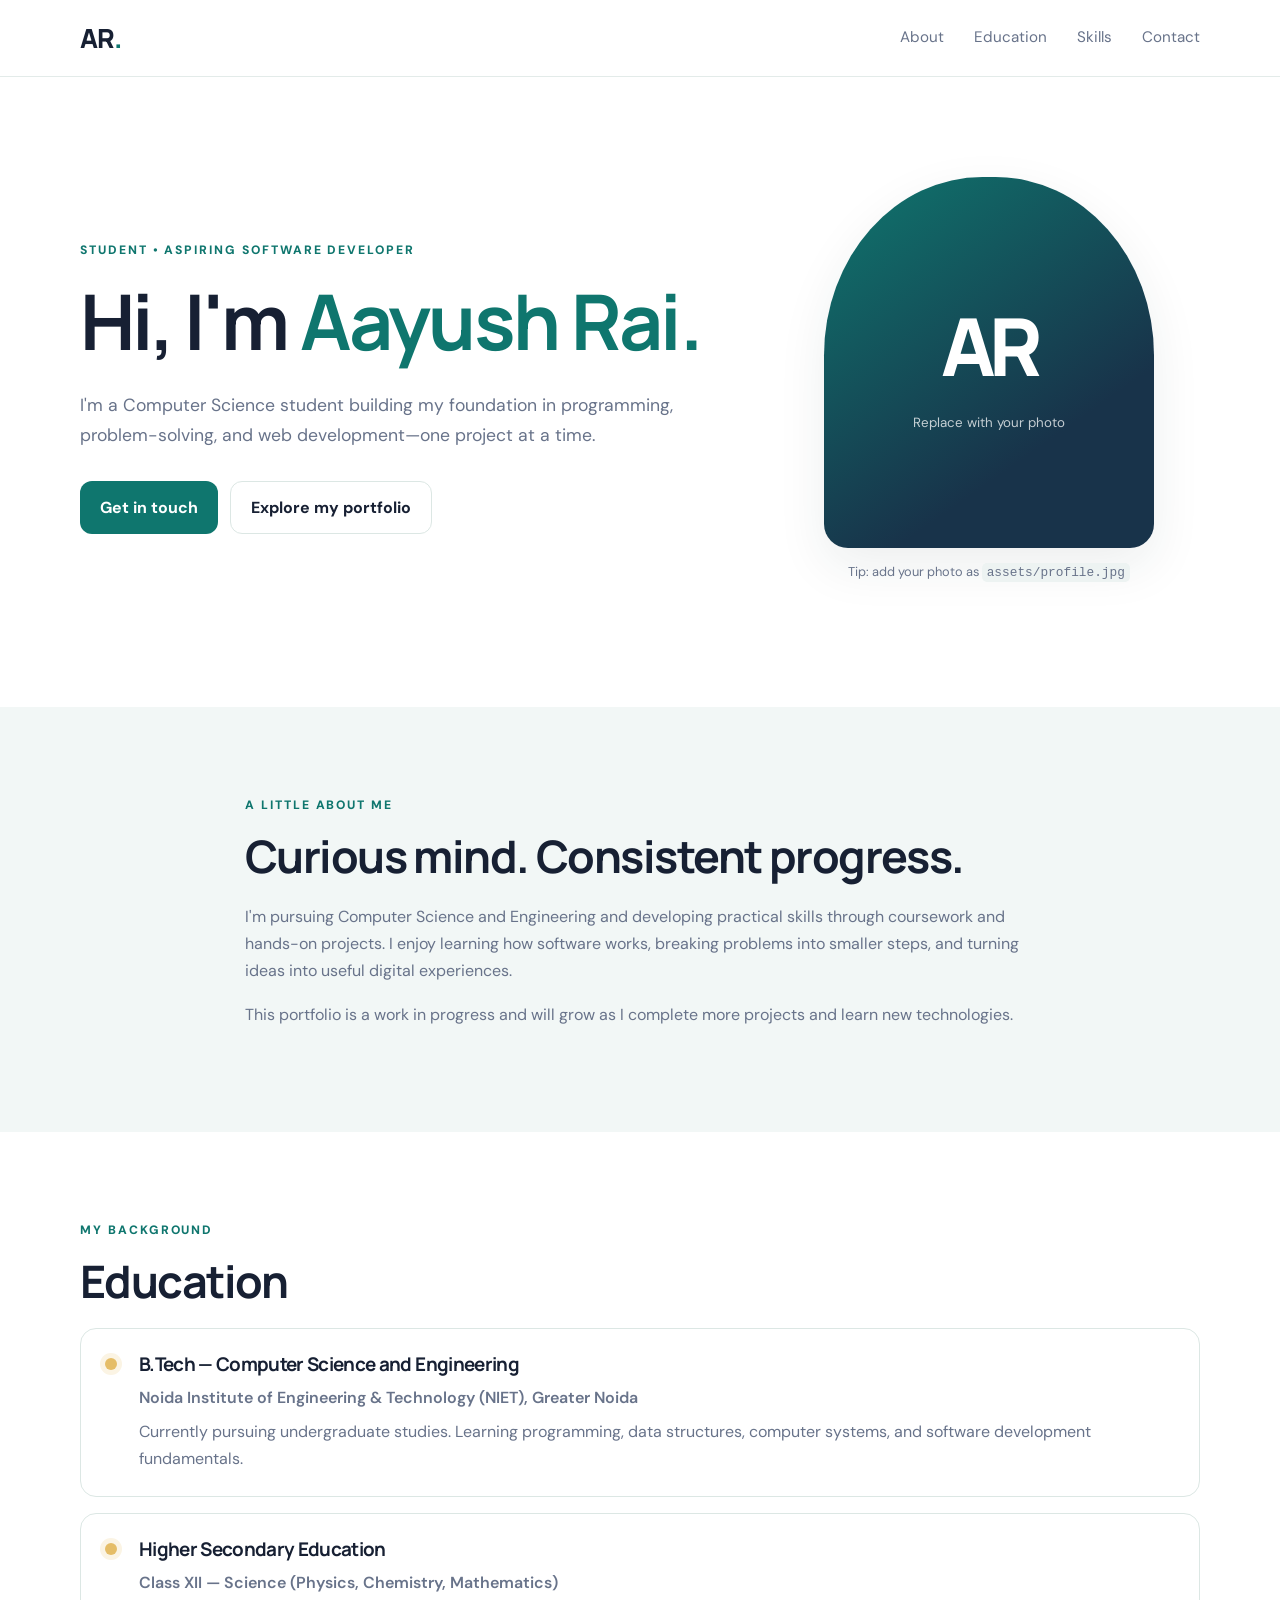
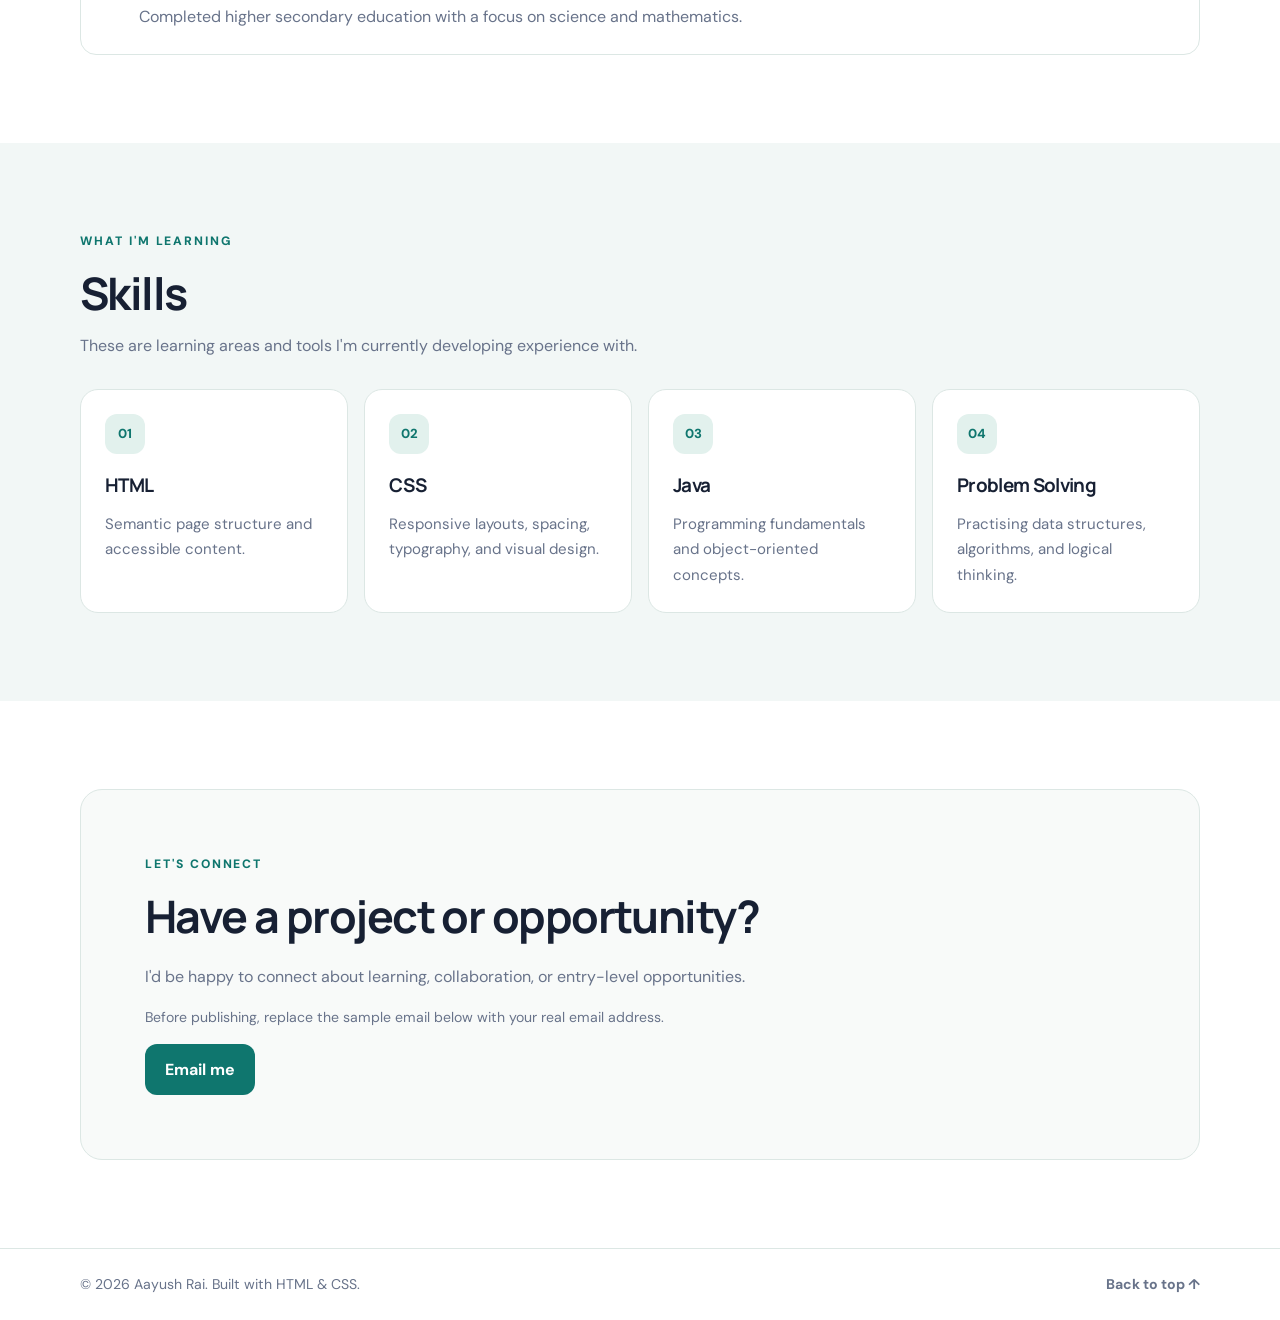
<file: index.html>
<!DOCTYPE html>
<html lang="en">
<head>
  <meta charset="UTF-8">
  <meta name="viewport" content="width=device-width, initial-scale=1.0">
  <meta name="description" content="Aayush Rai's student portfolio website.">
  <title>Aayush Rai | Student Portfolio</title>
  <link rel="stylesheet" href="style.css">
</head>
<body>
  <header class="site-header">
    <nav class="nav container" aria-label="Main navigation">
      <a class="brand" href="#home">AR<span>.</span></a>
      <button class="menu-toggle" type="button" aria-label="Toggle navigation" aria-expanded="false">Menu</button>
      <ul class="nav-links">
        <li><a href="#about">About</a></li>
        <li><a href="#education">Education</a></li>
        <li><a href="#skills">Skills</a></li>
        <li><a href="#contact">Contact</a></li>
      </ul>
    </nav>
  </header>

  <main>
    <section class="hero container" id="home">
      <div class="hero-copy">
        <p class="eyebrow">STUDENT • ASPIRING SOFTWARE DEVELOPER</p>
        <h1>Hi, I'm <span>Aayush Rai.</span></h1>
        <p class="hero-text">I'm a Computer Science student building my foundation in programming, problem-solving, and web development—one project at a time.</p>
        <div class="hero-actions">
          <a class="button primary" href="#contact">Get in touch</a>
          <a class="button secondary" href="#about">Explore my portfolio</a>
        </div>
      </div>
      <div class="profile-wrap">
        <div class="profile-placeholder" role="img" aria-label="Profile photo placeholder">
          <span>AR</span>
          <small>Replace with your photo</small>
        </div>
        <p class="photo-note">Tip: add your photo as <code>assets/profile.jpg</code></p>
      </div>
    </section>

    <section class="section section-tint" id="about">
      <div class="container narrow">
        <p class="eyebrow">A LITTLE ABOUT ME</p>
        <h2>Curious mind. Consistent progress.</h2>
        <p>I'm pursuing Computer Science and Engineering and developing practical skills through coursework and hands-on projects. I enjoy learning how software works, breaking problems into smaller steps, and turning ideas into useful digital experiences.</p>
        <p>This portfolio is a work in progress and will grow as I complete more projects and learn new technologies.</p>
      </div>
    </section>

    <section class="section container" id="education">
      <p class="eyebrow">MY BACKGROUND</p>
      <h2>Education</h2>
      <div class="timeline-card">
        <div class="timeline-dot" aria-hidden="true"></div>
        <div>
          <h3>B.Tech — Computer Science and Engineering</h3>
          <p class="muted">Noida Institute of Engineering &amp; Technology (NIET), Greater Noida</p>
          <p>Currently pursuing undergraduate studies. Learning programming, data structures, computer systems, and software development fundamentals.</p>
        </div>
      </div>
      <div class="timeline-card">
        <div class="timeline-dot" aria-hidden="true"></div>
        <div>
          <h3>Higher Secondary Education</h3>
          <p class="muted">Class XII — Science (Physics, Chemistry, Mathematics)</p>
          <p>Completed higher secondary education with a focus on science and mathematics.</p>
        </div>
      </div>
    </section>

    <section class="section section-tint" id="skills">
      <div class="container">
        <p class="eyebrow">WHAT I'M LEARNING</p>
        <h2>Skills</h2>
        <p class="section-intro">These are learning areas and tools I'm currently developing experience with.</p>
        <div class="skill-grid">
          <article class="skill-card"><span class="skill-icon">01</span><h3>HTML</h3><p>Semantic page structure and accessible content.</p></article>
          <article class="skill-card"><span class="skill-icon">02</span><h3>CSS</h3><p>Responsive layouts, spacing, typography, and visual design.</p></article>
          <article class="skill-card"><span class="skill-icon">03</span><h3>Java</h3><p>Programming fundamentals and object-oriented concepts.</p></article>
          <article class="skill-card"><span class="skill-icon">04</span><h3>Problem Solving</h3><p>Practising data structures, algorithms, and logical thinking.</p></article>
        </div>
      </div>
    </section>

    <section class="section container" id="contact">
      <div class="contact-panel">
        <p class="eyebrow">LET'S CONNECT</p>
        <h2>Have a project or opportunity?</h2>
        <p>I'd be happy to connect about learning, collaboration, or entry-level opportunities.</p>
        <p class="contact-note">Before publishing, replace the sample email below with your real email address.</p>
        <a class="button primary" href="mailto:your.email@example.com">Email me</a>
      </div>
    </section>
  </main>

  <footer class="site-footer">
    <div class="container footer-inner">
      <p>© <span id="year">2026</span> Aayush Rai. Built with HTML &amp; CSS.</p>
      <a href="#home">Back to top ↑</a>
    </div>
  </footer>
  <script src="script.js"></script>
</body>
</html>
</file>
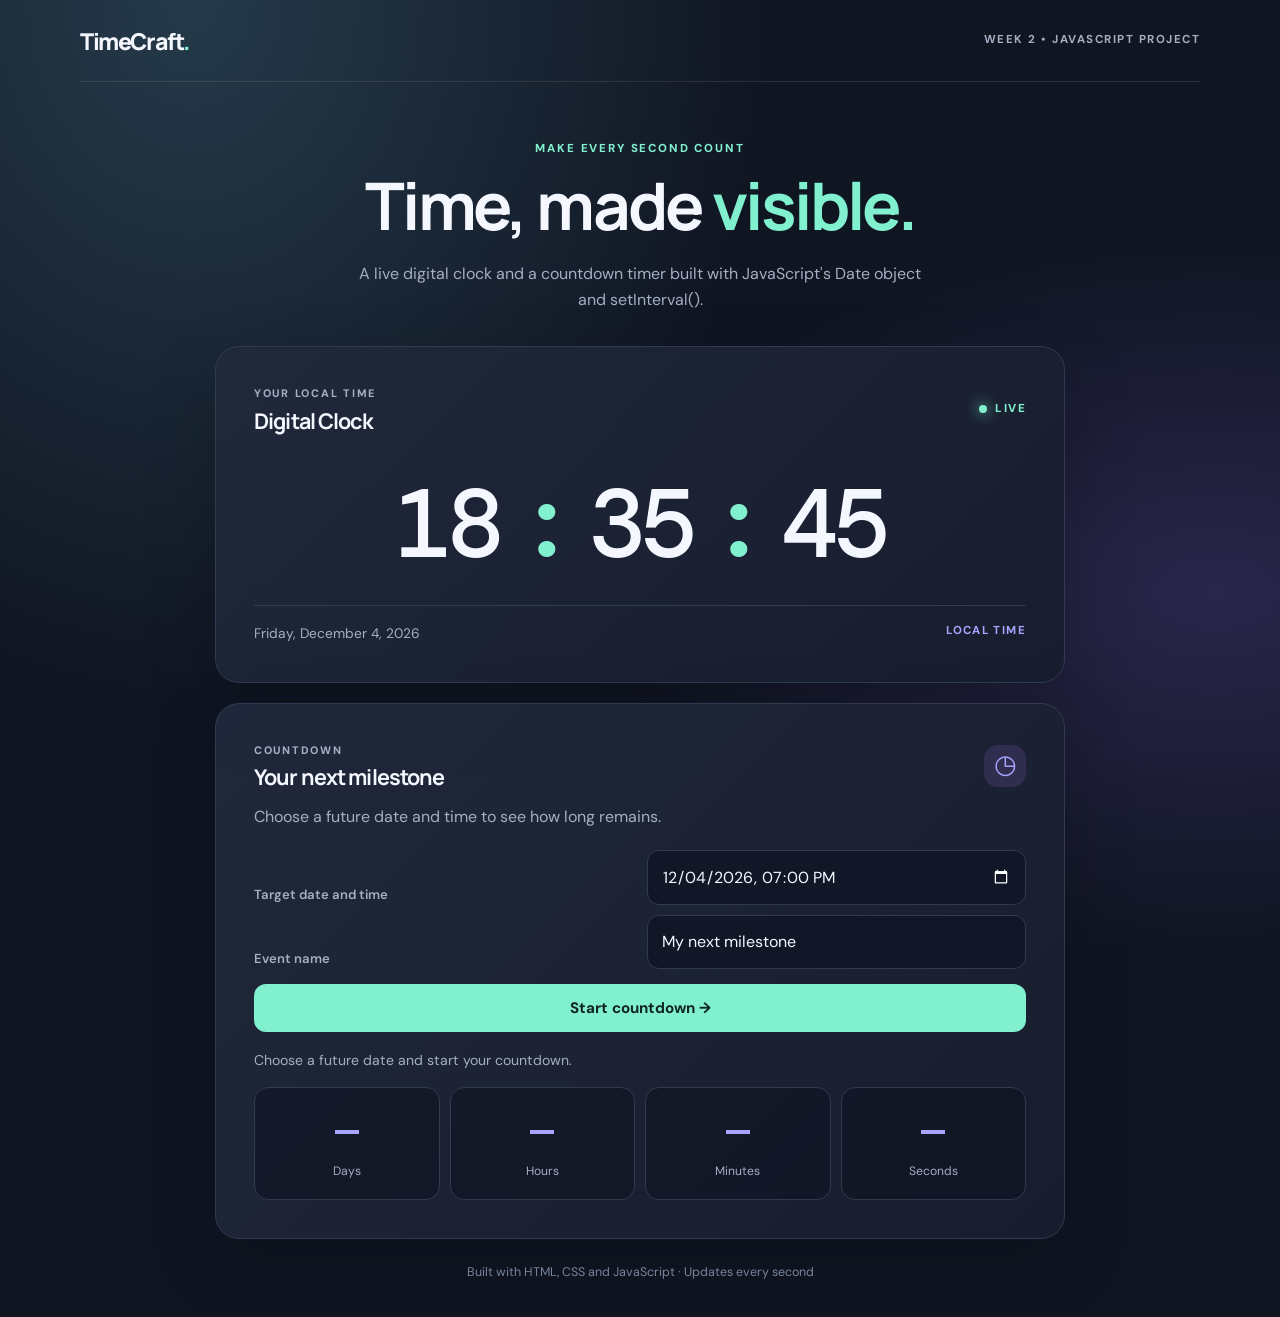
<file: Week2/index.html>
<!DOCTYPE html>
<html lang="en">
<head>
  <meta charset="UTF-8">
  <meta name="viewport" content="width=device-width, initial-scale=1.0">
  <meta name="description" content="A responsive digital clock and countdown timer project.">
  <title>TimeCraft | Digital Clock & Countdown</title>
  <link rel="stylesheet" href="style.css">
</head>
<body>
  <header class="topbar">
    <a class="brand" href="#">TimeCraft<span>.</span></a>
    <span class="top-label">WEEK 2 • JAVASCRIPT PROJECT</span>
  </header>

  <main class="page">
    <section class="intro">
      <p class="eyebrow">MAKE EVERY SECOND COUNT</p>
      <h1>Time, made <span>visible.</span></h1>
      <p class="subtitle">A live digital clock and a countdown timer built with JavaScript's Date object and setInterval().</p>
    </section>

    <section class="clock-card" aria-labelledby="clock-heading">
      <div class="card-top">
        <div>
          <p class="card-label">YOUR LOCAL TIME</p>
          <h2 id="clock-heading">Digital Clock</h2>
        </div>
        <span class="live-indicator"><span></span> LIVE</span>
      </div>
      <div class="clock" aria-live="off">
        <span id="hours">00</span><i>:</i><span id="minutes">00</span><i>:</i><span id="seconds">00</span>
      </div>
      <div class="clock-footer">
        <span id="date-display">Loading date…</span>
        <span id="period">LOCAL TIME</span>
      </div>
    </section>

    <section class="countdown-card" aria-labelledby="countdown-heading">
      <div class="card-top">
        <div>
          <p class="card-label">COUNTDOWN</p>
          <h2 id="countdown-heading">Your next milestone</h2>
        </div>
        <span class="calendar-icon" aria-hidden="true">◷</span>
      </div>
      <p class="helper">Choose a future date and time to see how long remains.</p>
      <form id="countdown-form" class="form-row">
        <label for="target-date">Target date and time</label>
        <input id="target-date" name="target-date" type="datetime-local" required>
        <label for="event-name">Event name</label>
        <input id="event-name" name="event-name" type="text" maxlength="60" placeholder="e.g. New Year" value="My next milestone">
        <button type="submit">Start countdown <span aria-hidden="true">→</span></button>
      </form>
      <p id="countdown-status" class="status" role="status">Choose a future date and start your countdown.</p>
      <div class="count-grid" aria-label="Time remaining">
        <div class="count-unit"><strong id="days">—</strong><span>Days</span></div>
        <div class="count-unit"><strong id="count-hours">—</strong><span>Hours</span></div>
        <div class="count-unit"><strong id="count-minutes">—</strong><span>Minutes</span></div>
        <div class="count-unit"><strong id="count-seconds">—</strong><span>Seconds</span></div>
      </div>
    </section>
    <p class="footnote">Built with HTML, CSS and JavaScript · Updates every second</p>
  </main>
  <script src="script.js"></script>
</body>
</html>
</file>
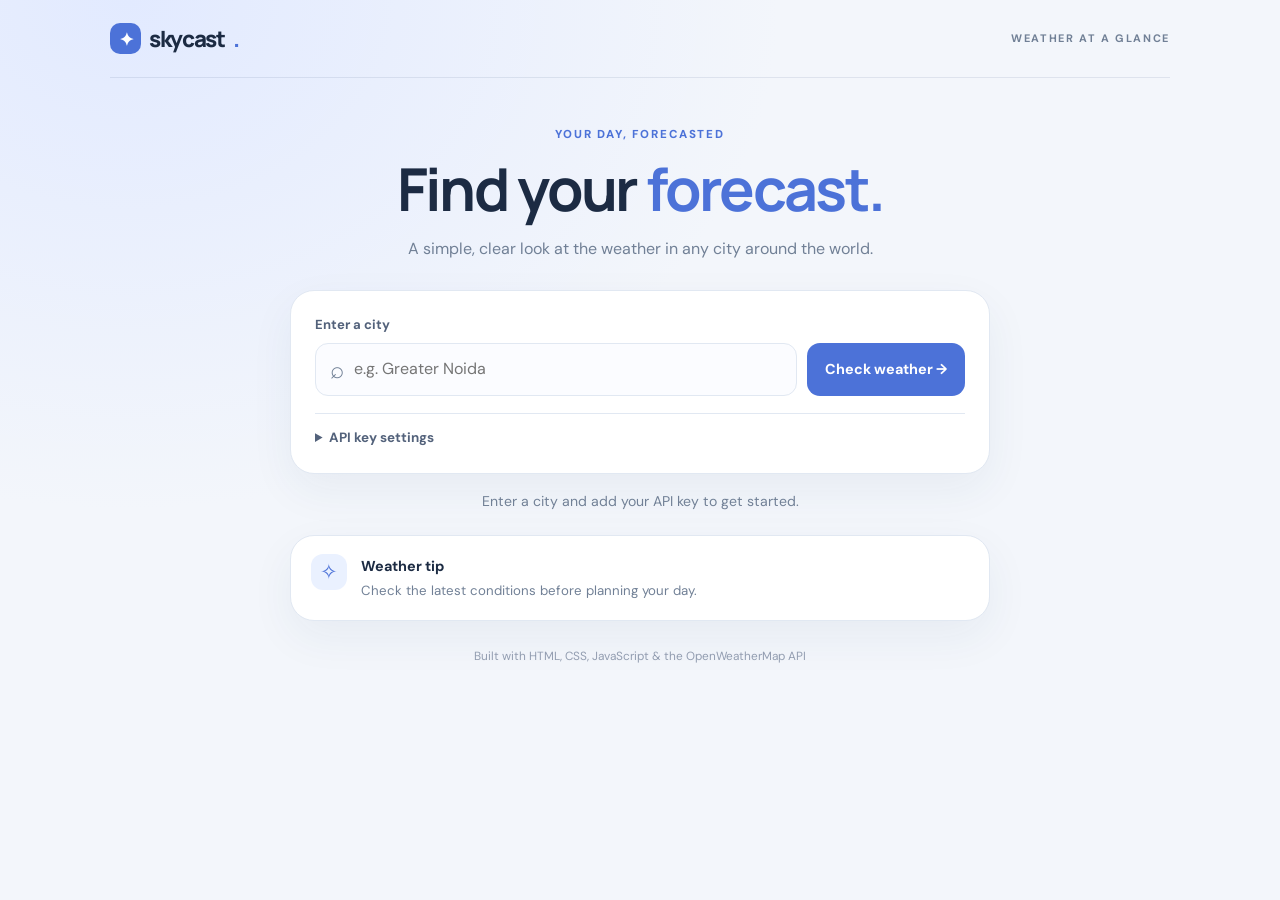
<file: Week3/index.html>
<!DOCTYPE html>
<html lang="en">
<head>
  <meta charset="UTF-8">
  <meta name="viewport" content="width=device-width, initial-scale=1.0">
  <meta name="description" content="A responsive weather app using the OpenWeatherMap API and Fetch API.">
  <title>SkyCast | Weather App</title>
  <link rel="stylesheet" href="style.css">
</head>
<body>
  <header class="topbar">
    <a class="brand" href="#" aria-label="SkyCast home"><span class="brand-icon">✦</span> skycast<span class="dot">.</span></a>
    <span class="top-note">WEATHER AT A GLANCE</span>
  </header>

  <main class="page">
    <section class="intro">
      <p class="eyebrow">YOUR DAY, FORECASTED</p>
      <h1>Find your <span>forecast.</span></h1>
      <p class="subtitle">A simple, clear look at the weather in any city around the world.</p>
    </section>

    <section class="search-panel" aria-label="Search weather">
      <form id="weather-form">
        <label for="city-input">Enter a city</label>
        <div class="search-row">
          <div class="city-field"><span aria-hidden="true">⌕</span><input id="city-input" type="text" placeholder="e.g. Greater Noida" autocomplete="address-level2" required></div>
          <button type="submit" id="search-button">Check weather <span aria-hidden="true">→</span></button>
        </div>
      </form>
      <details class="api-settings">
        <summary>API key settings</summary>
        <p>Get a free API key from OpenWeatherMap, then paste it here. Your key is used in this browser only and is not saved by this page.</p>
        <label for="api-key">OpenWeatherMap API key</label>
        <input id="api-key" type="password" placeholder="Paste your API key" autocomplete="off">
        <a href="https://home.openweathermap.org/users/sign_up" target="_blank" rel="noopener noreferrer">Get an API key ↗</a>
      </details>
    </section>

    <p id="status" class="status" role="status">Enter a city and add your API key to get started.</p>

    <section id="weather-card" class="weather-card hidden" aria-live="polite">
      <div class="weather-heading">
        <div>
          <p class="card-label">CURRENT WEATHER</p>
          <h2 id="location">—</h2>
          <p id="local-date" class="muted">—</p>
        </div>
        <div id="weather-symbol" class="weather-symbol" aria-hidden="true">☀</div>
      </div>
      <div class="temperature-row">
        <div><span id="temperature" class="temperature">—</span><span class="degree">°C</span></div>
        <p id="condition" class="condition">—</p>
      </div>
      <div class="details-grid">
        <div class="detail"><span class="detail-icon">💧</span><div><span class="detail-label">Humidity</span><strong id="humidity">—</strong></div><small>%</small></div>
        <div class="detail"><span class="detail-icon">🌬</span><div><span class="detail-label">Wind speed</span><strong id="wind">—</strong></div><small>m/s</small></div>
      </div>
      <p id="updated" class="updated">—</p>
    </section>

    <section class="tip-card">
      <span class="tip-icon">✧</span>
      <div><strong>Weather tip</strong><p id="weather-tip">Check the latest conditions before planning your day.</p></div>
    </section>
    <footer>Built with HTML, CSS, JavaScript &amp; the OpenWeatherMap API</footer>
  </main>
  <script src="script.js"></script>
</body>
</html>
</file>
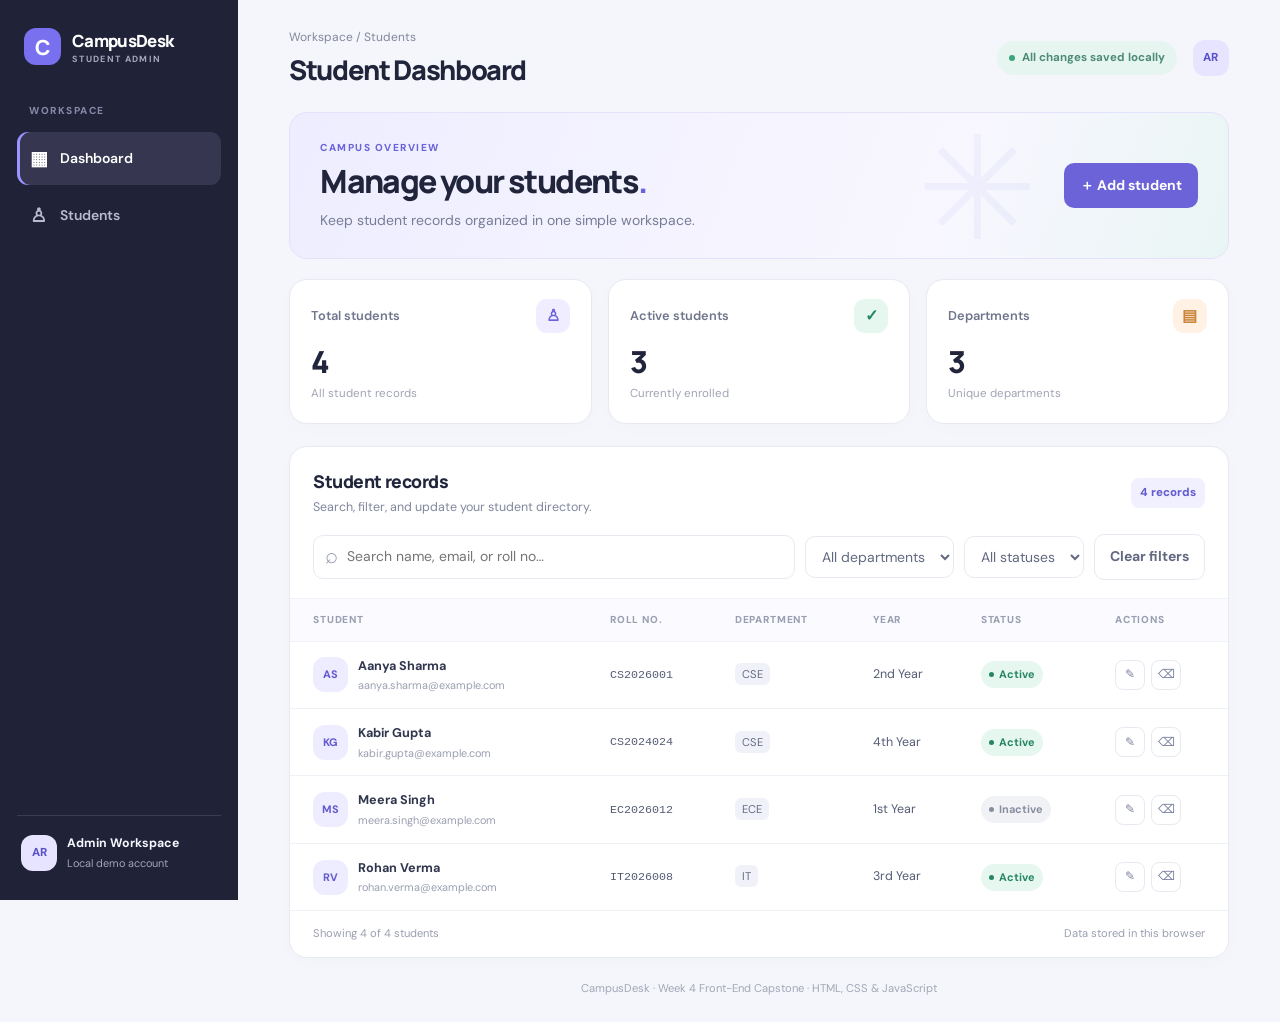
<file: Week4/index.html>
<!DOCTYPE html>
<html lang="en">
<head>
  <meta charset="UTF-8">
  <meta name="viewport" content="width=device-width, initial-scale=1.0">
  <meta name="description" content="Student management dashboard with CRUD operations, search, filters and localStorage.">
  <title>CampusDesk | Student Management</title>
  <link rel="stylesheet" href="style.css">
</head>
<body>
  <aside class="sidebar">
    <a class="brand" href="#"><span class="brand-mark">C</span><span>CampusDesk<small>STUDENT ADMIN</small></span></a>
    <div class="side-label">WORKSPACE</div>
    <a class="nav-item active" href="#dashboard"><span>▦</span> Dashboard</a>
    <a class="nav-item" href="#students"><span>♙</span> Students</a>
    <div class="sidebar-bottom"><div class="avatar">AR</div><div><strong>Admin Workspace</strong><small>Local demo account</small></div></div>
  </aside>

  <main class="main-content" id="dashboard">
    <header class="topbar">
      <div><p class="breadcrumb">Workspace / Students</p><h1>Student Dashboard</h1></div>
      <div class="top-right"><span class="status-pill"><i></i> All changes saved locally</span><div class="avatar">AR</div></div>
    </header>

    <section class="welcome">
      <div><p class="eyebrow">CAMPUS OVERVIEW</p><h2>Manage your students<span>.</span></h2><p>Keep student records organized in one simple workspace.</p></div>
      <button class="primary" id="add-student-btn">＋ Add student</button>
      <div class="welcome-decoration" aria-hidden="true">✳</div>
    </section>

    <section class="stats" aria-label="Student statistics">
      <article class="stat-card"><div class="stat-top"><span>Total students</span><span class="stat-icon violet">♙</span></div><strong id="total-count">0</strong><small>All student records</small></article>
      <article class="stat-card"><div class="stat-top"><span>Active students</span><span class="stat-icon green">✓</span></div><strong id="active-count">0</strong><small>Currently enrolled</small></article>
      <article class="stat-card"><div class="stat-top"><span>Departments</span><span class="stat-icon orange">▤</span></div><strong id="department-count">0</strong><small>Unique departments</small></article>
    </section>

    <section class="panel" id="students">
      <div class="panel-heading"><div><h2>Student records</h2><p>Search, filter, and update your student directory.</p></div><span class="record-count" id="record-count">0 records</span></div>
      <div class="toolbar">
        <label class="search-box"><span>⌕</span><input id="search-input" type="search" placeholder="Search name, email, or roll no…" aria-label="Search students"></label>
        <select id="department-filter" aria-label="Filter by department"><option value="">All departments</option></select>
        <select id="status-filter" aria-label="Filter by status"><option value="">All statuses</option><option value="Active">Active</option><option value="Inactive">Inactive</option></select>
        <button class="secondary" id="clear-filters">Clear filters</button>
      </div>
      <div class="table-wrap">
        <table>
          <thead><tr><th>STUDENT</th><th>ROLL NO.</th><th>DEPARTMENT</th><th>YEAR</th><th>STATUS</th><th class="actions-head">ACTIONS</th></tr></thead>
          <tbody id="student-table-body"></tbody>
        </table>
        <div class="empty-state hidden" id="empty-state"><div class="empty-icon">♙</div><strong>No students found</strong><p>Try changing your search or add a student record.</p><button class="secondary" id="empty-add-btn">Add first student</button></div>
      </div>
      <div class="table-footer"><span id="showing-label">Showing 0 students</span><span>Data stored in this browser</span></div>
    </section>
    <footer>CampusDesk · Week 4 Front-End Capstone · HTML, CSS &amp; JavaScript</footer>
  </main>

  <div class="modal-backdrop hidden" id="modal-backdrop">
    <section class="modal" role="dialog" aria-modal="true" aria-labelledby="modal-title">
      <div class="modal-heading"><div><p class="eyebrow">STUDENT DIRECTORY</p><h2 id="modal-title">Add student</h2></div><button class="close-btn" id="close-modal" aria-label="Close dialog">×</button></div>
      <form id="student-form">
        <input type="hidden" id="student-id">
        <div class="form-grid">
          <div class="field full"><label for="student-name">Full name *</label><input id="student-name" maxlength="70" placeholder="e.g. Aanya Sharma" required></div>
          <div class="field"><label for="student-email">Email address *</label><input id="student-email" type="email" maxlength="120" placeholder="name@example.com" required></div>
          <div class="field"><label for="student-roll">Roll number *</label><input id="student-roll" maxlength="30" placeholder="e.g. CS2026001" required></div>
          <div class="field"><label for="student-department">Department *</label><select id="student-department" required><option value="">Select department</option><option>CSE</option><option>IT</option><option>ECE</option><option>Mechanical</option><option>Electrical</option><option>Civil</option><option>Other</option></select></div>
          <div class="field"><label for="student-year">Year *</label><select id="student-year" required><option value="">Select year</option><option>1st Year</option><option>2nd Year</option><option>3rd Year</option><option>4th Year</option></select></div>
          <div class="field"><label for="student-status">Status *</label><select id="student-status" required><option>Active</option><option>Inactive</option></select></div>
        </div>
        <p id="form-error" class="form-error" role="alert"></p>
        <div class="modal-actions"><button type="button" class="secondary" id="cancel-modal">Cancel</button><button type="submit" class="primary" id="save-student-btn">Save student</button></div>
      </form>
    </section>
  </div>
  <div class="toast hidden" id="toast" role="status"></div>
  <script src="script.js"></script>
</body>
</html>
</file>
<file: style.css>
@import url('https://fonts.googleapis.com/css2?family=DM+Sans:wght@400;500;600;700&family=Manrope:wght@400;500;600;700;800&display=swap');

:root {
  --ink: #172033;
  --muted: #68738a;
  --accent: #0f766e;
  --accent-dark: #115e59;
  --paper: #ffffff;
  --tint: #f2f7f6;
  --line: #dce7e4;
  --gold: #e5bd67;
  --radius: 22px;
  --shadow: 0 18px 50px rgba(20, 48, 57, .08);
}
* { box-sizing: border-box; }
html { scroll-behavior: smooth; scroll-padding-top: 88px; }
body { margin: 0; color: var(--ink); background: var(--paper); font-family: 'DM Sans', Arial, sans-serif; line-height: 1.7; }
a { color: inherit; text-decoration: none; }
.container { width: min(1120px, calc(100% - 40px)); margin-inline: auto; }
.narrow { max-width: 790px; }
.site-header { position: sticky; top: 0; z-index: 10; background: rgba(255,255,255,.9); backdrop-filter: blur(14px); border-bottom: 1px solid rgba(220,231,228,.8); }
.nav { min-height: 76px; display: flex; align-items: center; justify-content: space-between; gap: 24px; }
.brand { font: 800 1.65rem 'Manrope', sans-serif; letter-spacing: -1px; }
.brand span, h1 span { color: var(--accent); }
.nav-links { display: flex; align-items: center; gap: 30px; list-style: none; margin: 0; padding: 0; color: var(--muted); font-size: .95rem; }
.nav-links a:hover, .footer-inner a:hover { color: var(--accent); }
.menu-toggle { display: none; border: 1px solid var(--line); background: white; padding: 8px 12px; border-radius: 10px; color: var(--ink); }
.hero { display: grid; grid-template-columns: 1.2fr .8fr; gap: 64px; align-items: center; padding-block: 100px 110px; }
.eyebrow { margin: 0 0 14px; color: var(--accent); font-size: .76rem; font-weight: 800; letter-spacing: .16em; }
h1, h2, h3 { font-family: 'Manrope', Arial, sans-serif; line-height: 1.2; letter-spacing: -.035em; }
h1 { max-width: 680px; margin: 0; font-size: clamp(2.8rem, 6vw, 4.8rem); }
h2 { margin: 0 0 20px; font-size: clamp(2rem, 4vw, 2.8rem); }
h3 { margin: 0 0 8px; font-size: 1.18rem; }
.hero-text { max-width: 620px; margin: 24px 0 30px; color: var(--muted); font-size: 1.1rem; }
.hero-actions { display: flex; flex-wrap: wrap; gap: 12px; }
.button { display: inline-flex; align-items: center; justify-content: center; min-height: 48px; padding: 12px 20px; border-radius: 12px; font-weight: 700; transition: transform .2s, background .2s; }
.button:hover { transform: translateY(-2px); }
.primary { color: white; background: var(--accent); }
.primary:hover { background: var(--accent-dark); }
.secondary { border: 1px solid var(--line); background: white; }
.profile-wrap { justify-self: center; width: min(100%, 330px); }
.profile-placeholder { aspect-ratio: 4 / 4.5; display: flex; flex-direction: column; justify-content: center; align-items: center; gap: 12px; border-radius: 48% 48% 24px 24px; color: white; background: linear-gradient(145deg, #0f766e, #18334a 70%); box-shadow: var(--shadow); }
.profile-placeholder span { font: 800 5rem 'Manrope', sans-serif; letter-spacing: -.08em; }
.profile-placeholder small { color: rgba(255,255,255,.75); }
.photo-note { color: var(--muted); text-align: center; font-size: .8rem; }
code { padding: 2px 5px; background: #edf3f2; border-radius: 5px; }
.section { padding-block: 88px; }
.section-tint { background: var(--tint); }
.section p:not(.eyebrow) { color: var(--muted); }
.timeline-card { position: relative; display: grid; grid-template-columns: 16px 1fr; gap: 18px; padding: 24px; margin-top: 16px; border: 1px solid var(--line); border-radius: 16px; background: white; }
.timeline-dot { width: 12px; height: 12px; margin-top: 5px; border-radius: 50%; background: var(--gold); box-shadow: 0 0 0 5px #fbf4e4; }
.timeline-card p { margin: 7px 0 0; }
.muted { font-weight: 600; }
.section-intro { margin-top: -8px; }
.skill-grid { display: grid; grid-template-columns: repeat(4, 1fr); gap: 16px; margin-top: 30px; }
.skill-card { padding: 24px; border: 1px solid var(--line); border-radius: 18px; background: white; transition: transform .2s, box-shadow .2s; }
.skill-card:hover { transform: translateY(-4px); box-shadow: var(--shadow); }
.skill-icon { display: inline-grid; place-items: center; width: 40px; height: 40px; margin-bottom: 20px; border-radius: 12px; color: var(--accent); background: #e2f1ed; font-weight: 800; font-size: .82rem; }
.skill-card p { margin-bottom: 0; font-size: .94rem; }
.contact-panel { padding: clamp(28px, 6vw, 64px); border-radius: var(--radius); background: #f8faf9; border: 1px solid var(--line); }
.contact-panel > p { max-width: 650px; }
.contact-note { font-size: .88rem; }
.site-footer { border-top: 1px solid var(--line); }
.footer-inner { display: flex; justify-content: space-between; align-items: center; gap: 16px; padding-block: 24px; color: var(--muted); font-size: .88rem; }
.footer-inner p { margin: 0; }
.footer-inner a { font-weight: 700; }
@media (max-width: 820px) {
  .hero { grid-template-columns: 1fr; gap: 45px; padding-block: 70px; }
  .profile-wrap { grid-row: 1; width: min(250px, 75%); }
  .hero-copy { text-align: center; }
  .hero-actions { justify-content: center; }
  .skill-grid { grid-template-columns: repeat(2, 1fr); }
}
@media (max-width: 560px) {
  .container { width: min(100% - 28px, 1120px); }
  .nav { min-height: 66px; flex-wrap: wrap; }
  .menu-toggle { display: inline-block; }
  .nav-links { display: none; flex-basis: 100%; flex-direction: column; align-items: stretch; gap: 0; padding: 0 0 12px; }
  .nav-links.open { display: flex; }
  .nav-links a { display: block; padding: 10px 4px; }
  .hero { padding-block: 48px 68px; }
  .hero-text { font-size: 1rem; }
  .section { padding-block: 62px; }
  .skill-grid { grid-template-columns: 1fr; }
  .timeline-card { padding: 18px; }
  .footer-inner { align-items: flex-start; flex-direction: column; }
}
</file>
<file: Week2/style.css>
@import url('https://fonts.googleapis.com/css2?family=DM+Mono:wght@400;500&family=DM+Sans:wght@400;500;600;700&family=Manrope:wght@400;500;600;700;800&display=swap');
:root{--bg:#101522;--panel:#191f30;--panel2:#20283b;--ink:#f5f7ff;--muted:#a5aec3;--line:#303a50;--mint:#81f0ce;--violet:#a7a5ff;--radius:24px}
*{box-sizing:border-box}
body{margin:0;min-height:100vh;color:var(--ink);background:radial-gradient(ellipse at 15% 0%,#253a4a 0,transparent 38%),radial-gradient(ellipse at 95% 45%,#29264b 0,transparent 35%),var(--bg);font-family:'DM Sans',Arial,sans-serif;line-height:1.6}
.topbar{width:min(1120px,calc(100% - 40px));margin:auto;min-height:82px;display:flex;align-items:center;justify-content:space-between;border-bottom:1px solid rgba(255,255,255,.1)}
.brand{font:800 1.45rem 'Manrope',sans-serif;letter-spacing:-.06em;color:var(--ink);text-decoration:none}.brand span{color:var(--mint)}
.top-label{font-size:.72rem;letter-spacing:.13em;color:var(--muted);font-weight:700}
.page{width:min(850px,calc(100% - 32px));margin:0 auto;padding:58px 0 34px}
.intro{text-align:center;margin-bottom:34px}.eyebrow,.card-label{margin:0 0 8px;color:var(--mint);font-size:.72rem;letter-spacing:.16em;font-weight:800}
h1,h2{font-family:'Manrope',sans-serif;line-height:1.2;letter-spacing:-.04em}
h1{margin:0;font-size:clamp(2.5rem,7vw,4.1rem)}h1 span{color:var(--mint)}
.subtitle{max-width:590px;margin:16px auto 0;color:var(--muted)}
.clock-card,.countdown-card{padding:clamp(22px,5vw,38px);border:1px solid var(--line);border-radius:var(--radius);background:linear-gradient(135deg,rgba(32,40,59,.97),rgba(23,29,45,.97));box-shadow:0 24px 70px rgba(0,0,0,.18)}
.clock-card{margin-bottom:20px}
.card-top{display:flex;align-items:center;justify-content:space-between;gap:20px}
.card-label{color:var(--muted);font-size:.68rem;margin-bottom:5px}
h2{font-size:1.35rem;margin:0}
.live-indicator{display:flex;align-items:center;gap:8px;color:var(--mint);font-size:.72rem;font-weight:800;letter-spacing:.12em}
.live-indicator span{width:8px;height:8px;border-radius:50%;background:var(--mint);box-shadow:0 0 14px var(--mint)}
.clock{display:flex;align-items:center;justify-content:center;gap:clamp(5px,2vw,18px);padding:28px 0 18px;font:500 clamp(2.8rem,10vw,6rem) 'DM Mono',monospace;letter-spacing:-.06em;font-variant-numeric:tabular-nums}
.clock i{font-style:normal;color:var(--mint);animation:blink 1s steps(2,start) infinite}
@keyframes blink{to{opacity:.35}}
.clock-footer{display:flex;justify-content:space-between;gap:14px;padding-top:16px;border-top:1px solid var(--line);color:var(--muted);font-size:.86rem}
#period{color:var(--violet);font-weight:700;font-size:.72rem;letter-spacing:.12em}
.calendar-icon{display:grid;place-items:center;width:42px;height:42px;border-radius:14px;background:#302d4e;color:var(--violet);font-size:1.6rem}
.helper{color:var(--muted);margin:14px 0 20px}
.form-row{display:grid;grid-template-columns:1fr 1fr;gap:10px 14px}
.form-row label{align-self:end;color:var(--muted);font-size:.82rem;font-weight:600}
input{width:100%;min-width:0;padding:13px 14px;border-radius:12px;border:1px solid var(--line);background:#111727;color:var(--ink);font:inherit;outline:none}
input:focus{border-color:var(--mint);box-shadow:0 0 0 3px rgba(129,240,206,.12)}
input[type="datetime-local"]{color-scheme:dark}
button{grid-column:1/-1;margin-top:5px;padding:14px 18px;border:0;border-radius:12px;background:var(--mint);color:#10251f;font:700 .95rem 'DM Sans',sans-serif;cursor:pointer;transition:transform .18s,filter .18s}
button:hover{transform:translateY(-2px);filter:brightness(1.05)}button:focus-visible{outline:3px solid white;outline-offset:3px}
.status{min-height:25px;margin:17px 0 13px;color:var(--muted);font-size:.88rem}
.count-grid{display:grid;grid-template-columns:repeat(4,1fr);gap:10px}
.count-unit{display:flex;flex-direction:column;align-items:center;gap:4px;padding:18px 6px;border:1px solid var(--line);border-radius:14px;background:rgba(13,18,31,.55)}
.count-unit strong{font:500 clamp(1.6rem,5vw,2.5rem) 'DM Mono',monospace;color:var(--violet);font-variant-numeric:tabular-nums}
.count-unit span{color:var(--muted);font-size:.76rem}
.footnote{text-align:center;margin:24px 0 0;color:#78849d;font-size:.78rem}
@media(max-width:560px){.topbar{width:calc(100% - 28px);min-height:70px}.top-label{font-size:.58rem;letter-spacing:.07em}.page{padding-top:42px}.form-row{grid-template-columns:1fr}.form-row label{align-self:auto}.count-grid{gap:6px}.count-unit{padding:14px 2px}.count-unit span{font-size:.68rem}.clock-footer{font-size:.75rem}}
</file>
<file: Week3/style.css>
@import url('https://fonts.googleapis.com/css2?family=DM+Sans:wght@400;500;600;700&family=Manrope:wght@400;500;600;700;800&display=swap');
:root{--bg:#f3f6fb;--ink:#1c2b43;--muted:#718096;--blue:#4c72d8;--blue-dark:#3458bb;--line:#e1e8f2;--panel:#fff;--sky:#eaf1ff;--radius:24px}
*{box-sizing:border-box}
body{margin:0;min-height:100vh;background:radial-gradient(ellipse at 10% 0%,#e2eaff 0,transparent 40%),var(--bg);font-family:'DM Sans',Arial,sans-serif;color:var(--ink);line-height:1.55}
.topbar{width:min(1060px,calc(100% - 40px));margin:auto;min-height:78px;display:flex;align-items:center;justify-content:space-between;border-bottom:1px solid rgba(65,89,130,.12)}
.brand{display:flex;align-items:center;gap:8px;color:var(--ink);text-decoration:none;font:800 1.4rem 'Manrope',sans-serif;letter-spacing:-.06em}.brand-icon{display:grid;place-items:center;width:31px;height:31px;border-radius:10px;background:var(--blue);color:white;font-size:1.1rem}.dot{color:var(--blue)}
.top-note{font-size:.68rem;letter-spacing:.15em;color:var(--muted);font-weight:700}
.page{width:min(700px,calc(100% - 32px));margin:0 auto;padding:48px 0 28px}
.intro{text-align:center;margin-bottom:28px}.eyebrow{font-size:.72rem;font-weight:800;letter-spacing:.16em;color:var(--blue);margin:0 0 9px}
h1,h2{font-family:'Manrope',sans-serif;letter-spacing:-.045em;line-height:1.2}h1{font-size:clamp(2.5rem,7vw,3.7rem);margin:0}h1 span{color:var(--blue)}.subtitle{color:var(--muted);max-width:490px;margin:13px auto 0}
.search-panel,.weather-card,.tip-card{background:var(--panel);border:1px solid var(--line);border-radius:var(--radius);box-shadow:0 16px 45px rgba(36,60,100,.06)}
.search-panel{padding:24px}
label{display:block;font-size:.82rem;font-weight:700;color:#52617a;margin-bottom:8px}
.search-row{display:flex;gap:10px}.city-field{flex:1;display:flex;align-items:center;gap:10px;min-width:0;padding:0 14px;border:1px solid var(--line);border-radius:13px;background:#fbfcff}.city-field span{font-size:1.5rem;color:var(--muted)}input{width:100%;min-width:0;border:0;outline:0;background:transparent;color:var(--ink);font:inherit;padding:13px 0}.city-field:focus-within{border-color:var(--blue);box-shadow:0 0 0 3px #4c72d81b}
button{border:0;border-radius:13px;background:var(--blue);color:white;font:700 .9rem 'DM Sans',sans-serif;padding:0 18px;cursor:pointer;white-space:nowrap;transition:background .15s,transform .15s}button:hover{background:var(--blue-dark);transform:translateY(-1px)}button:disabled{opacity:.65;cursor:wait;transform:none}
.api-settings{margin-top:17px;padding-top:14px;border-top:1px solid var(--line);font-size:.84rem;color:var(--muted)}summary{cursor:pointer;font-weight:700;color:#53627b}.api-settings p{margin:10px 0}.api-settings input{display:block;border:1px solid var(--line);border-radius:10px;padding:11px 12px;background:#fbfcff;margin-bottom:9px}.api-settings input:focus{border-color:var(--blue)}.api-settings a{color:var(--blue);font-weight:700;text-decoration:none}.api-settings a:hover{text-decoration:underline}
.status{min-height:26px;text-align:center;color:var(--muted);font-size:.88rem;margin:17px 0}.status.error{color:#b83245}.status.success{color:#25805d}
.weather-card{padding:clamp(22px,5vw,32px);margin-top:8px}.hidden{display:none}.weather-heading{display:flex;justify-content:space-between;align-items:center;gap:16px}.card-label{font-size:.68rem;font-weight:800;letter-spacing:.15em;color:var(--muted);margin:0 0 7px}h2{font-size:1.65rem;margin:0}.muted{color:var(--muted);font-size:.85rem;margin:7px 0 0}.weather-symbol{display:grid;place-items:center;width:76px;height:76px;border-radius:24px;background:linear-gradient(145deg,#edf3ff,#dce7ff);font-size:2.8rem;color:var(--blue)}
.temperature-row{display:flex;align-items:center;justify-content:space-between;gap:12px;margin:24px 0}.temperature{font:800 clamp(4rem,13vw,6rem)/1 'Manrope',sans-serif;letter-spacing:-.08em}.degree{font:500 2rem 'Manrope',sans-serif;vertical-align:top;margin-left:5px;color:var(--muted)}.condition{text-transform:capitalize;color:#52617a;font-size:1rem;font-weight:700}
.details-grid{display:grid;grid-template-columns:1fr 1fr;gap:12px}.detail{display:flex;align-items:center;gap:12px;background:#f7f9fd;border:1px solid #edf1f8;border-radius:15px;padding:15px}.detail-icon{font-size:1.45rem}.detail div{display:flex;flex-direction:column;flex:1}.detail-label{font-size:.74rem;color:var(--muted)}.detail strong{font-size:1.1rem}.detail small{color:var(--muted)}.updated{text-align:right;color:#9aa5b7;font-size:.72rem;margin:17px 0 0}
.tip-card{display:flex;align-items:flex-start;gap:14px;padding:18px 20px;margin-top:18px}.tip-icon{display:grid;place-items:center;flex-shrink:0;width:36px;height:36px;background:var(--sky);border-radius:12px;color:var(--blue);font-size:1.3rem}.tip-card strong{font-size:.9rem}.tip-card p{color:var(--muted);font-size:.83rem;margin:3px 0 0}
footer{text-align:center;font-size:.74rem;color:#929db0;margin:26px 0 0}
@media(max-width:540px){.topbar{width:calc(100% - 28px);min-height:68px}.top-note{font-size:.55rem;letter-spacing:.07em}.page{padding-top:35px}.search-panel{padding:18px}.search-row{flex-direction:column}.search-row button{min-height:48px}.temperature-row{align-items:flex-start;flex-direction:column;gap:4px}.temperature{font-size:5rem}.weather-symbol{width:62px;height:62px;font-size:2.2rem;border-radius:19px}.details-grid{gap:8px}.detail{gap:8px;padding:12px 9px}.detail-icon{font-size:1.2rem}}
</file>
<file: Week4/style.css>
@import url('https://fonts.googleapis.com/css2?family=DM+Sans:wght@400;500;600;700&family=Manrope:wght@400;500;600;700;800&display=swap');
:root{--bg:#f5f6fb;--ink:#20253b;--muted:#81879c;--line:#e8eaf2;--purple:#6c63d9;--purple-dark:#554bc4;--panel:#fff;--green:#258567;--radius:18px}
*{box-sizing:border-box}body{margin:0;background:var(--bg);color:var(--ink);font:14px/1.55 'DM Sans',Arial,sans-serif}
button,input,select{font:inherit}button{cursor:pointer;transition:transform .15s,background .15s}button:focus-visible,a:focus-visible,input:focus-visible,select:focus-visible{outline:3px solid #b7b2ff;outline-offset:2px}
.sidebar{position:fixed;inset:0 auto 0 0;width:238px;background:#202238;color:#f7f7ff;padding:28px 17px;display:flex;flex-direction:column;z-index:2}
.brand{display:flex;align-items:center;gap:11px;text-decoration:none;color:white;font:800 1.05rem 'Manrope',sans-serif;letter-spacing:-.04em;padding:0 7px 38px}.brand-mark{display:grid;place-items:center;width:37px;height:37px;background:#7970ef;border-radius:12px;font-size:1.3rem}.brand small{display:block;font:700 .56rem 'DM Sans',sans-serif;letter-spacing:.15em;color:#a5a7c0;margin-top:1px}
.side-label{padding:0 12px 11px;font-size:.63rem;font-weight:800;letter-spacing:.15em;color:#8588a6}.nav-item{display:flex;align-items:center;gap:12px;text-decoration:none;color:#b9bbd0;padding:12px;border-radius:11px;margin:2px 0;font-weight:600}.nav-item span{font-size:1.2rem;width:19px;text-align:center}.nav-item.active,.nav-item:hover{background:#373651;color:white}.nav-item.active{box-shadow:inset 3px 0 #9c94ff}.sidebar-bottom{margin-top:auto;border-top:1px solid #3a3b54;padding:18px 4px 0;display:flex;align-items:center;gap:10px}.sidebar-bottom strong{display:block;font-size:.77rem}.sidebar-bottom small{display:block;color:#a2a4bd;font-size:.68rem;margin-top:2px}
.avatar{width:36px;height:36px;border-radius:12px;background:#e6e4ff;color:#5951c7;display:grid;place-items:center;font-size:.72rem;font-weight:800;flex-shrink:0}
.main-content{margin-left:238px;max-width:1600px;padding:28px clamp(22px,4vw,55px) 25px}.topbar{display:flex;align-items:center;justify-content:space-between;gap:18px;margin-bottom:24px}.breadcrumb{font-size:.75rem;color:var(--muted);margin:0 0 4px}.topbar h1{font:800 1.7rem 'Manrope',sans-serif;letter-spacing:-.05em;margin:0}.top-right{display:flex;align-items:center;gap:16px}.status-pill{display:flex;align-items:center;gap:7px;color:#4d8b75;background:#e6f5ef;padding:8px 12px;border-radius:99px;font-size:.72rem;font-weight:700}.status-pill i{width:6px;height:6px;border-radius:50%;background:#3aa57d}
.welcome{position:relative;overflow:hidden;display:flex;align-items:center;justify-content:space-between;gap:20px;padding:27px 30px;background:linear-gradient(110deg,#eeedff,#f8f7ff 70%,#e9f5f4);border:1px solid #e4e2fb;border-radius:var(--radius);margin-bottom:20px}.eyebrow{font-size:.63rem;font-weight:800;letter-spacing:.15em;color:var(--purple);margin:0 0 7px}.welcome h2{font:800 clamp(1.45rem,3vw,2rem)/1.2 'Manrope',sans-serif;letter-spacing:-.05em;margin:0}.welcome h2 span{color:var(--purple)}.welcome p:not(.eyebrow){color:#777d96;margin:9px 0 0}.welcome-decoration{position:absolute;right:190px;top:-34px;font-size:9rem;color:#6c63d9;opacity:.06;pointer-events:none}
.primary,.secondary{border-radius:10px;padding:11px 15px;font-weight:700;border:1px solid transparent;white-space:nowrap}.primary{background:var(--purple);color:white}.primary:hover{background:var(--purple-dark);transform:translateY(-1px)}.secondary{background:white;border-color:var(--line);color:#626980}.secondary:hover{background:#f6f5ff}
.stats{display:grid;grid-template-columns:repeat(3,minmax(0,1fr));gap:16px;margin-bottom:22px}.stat-card{background:white;border:1px solid var(--line);border-radius:var(--radius);padding:19px 21px;box-shadow:0 4px 20px #28335a04}.stat-top{display:flex;align-items:center;justify-content:space-between;color:#6f758b;font-weight:600;font-size:.8rem}.stat-icon{display:grid;place-items:center;width:34px;height:34px;border-radius:11px;font-size:1rem}.violet{background:#efedff;color:#6c63d9}.green{background:#e5f7ef;color:#268664}.orange{background:#fff1e3;color:#ca8438}.stat-card>strong{display:block;font:800 1.9rem 'Manrope',sans-serif;margin:8px 0 0;letter-spacing:-.05em}.stat-card>small{color:#a0a4b4;font-size:.72rem}
.panel{background:white;border:1px solid var(--line);border-radius:var(--radius);overflow:hidden;box-shadow:0 4px 20px #28335a04}.panel-heading{display:flex;align-items:center;justify-content:space-between;gap:14px;padding:22px 23px 17px}.panel-heading h2{font:800 1.1rem 'Manrope',sans-serif;letter-spacing:-.03em;margin:0}.panel-heading p{color:var(--muted);font-size:.78rem;margin:5px 0 0}.record-count{background:#f1f0ff;color:#655bd0;border-radius:8px;padding:6px 9px;font-size:.72rem;font-weight:800;white-space:nowrap}
.toolbar{display:flex;gap:10px;align-items:center;padding:0 23px 18px}.search-box{display:flex;align-items:center;gap:9px;flex:1;min-width:180px;border:1px solid var(--line);border-radius:10px;padding:0 11px;color:#969bb0}.search-box span{font-size:1.35rem}.search-box input{border:0;outline:0;min-width:0;width:100%;padding:10px 0;background:transparent;color:var(--ink)}select{border:1px solid var(--line);border-radius:10px;padding:10px 12px;color:#626980;background:white;max-width:180px;min-width:120px}
.table-wrap{overflow-x:auto}table{border-collapse:collapse;width:100%;min-width:720px}thead{background:#fafaff}th{text-align:left;color:#999eb1;font-size:.63rem;letter-spacing:.08em;font-weight:800;padding:13px 16px;border-top:1px solid #f0f1f7;border-bottom:1px solid #f0f1f7}th:first-child,td:first-child{padding-left:23px}td{padding:14px 16px;border-bottom:1px solid #f0f1f7;color:#555c74;font-size:.78rem}tbody tr:last-child td{border-bottom:0}tbody tr:hover{background:#fcfcff}.student-cell{display:flex;align-items:center;gap:10px;min-width:170px}.student-avatar{display:grid;place-items:center;width:35px;height:35px;border-radius:12px;background:#eeedff;color:#655bd0;font-size:.68rem;font-weight:800;flex-shrink:0}.student-name{font-weight:700;color:#30364d;font-size:.79rem}.student-email{color:#9a9fb1;font-size:.68rem;margin-top:2px}.roll{font-family:ui-monospace,monospace;font-size:.73rem}.department-tag{background:#f1f2f9;border-radius:6px;padding:4px 7px;font-size:.7rem;color:#646b82}.year-text{white-space:nowrap}.badge{display:inline-flex;align-items:center;gap:5px;border-radius:99px;padding:5px 8px;font-size:.68rem;font-weight:700}.badge:before{content:'';width:5px;height:5px;border-radius:50%;background:currentColor}.badge.active{background:#e6f7ef;color:#258565}.badge.inactive{background:#f1f2f5;color:#888da0}.actions{display:flex;gap:6px}.icon-btn{width:30px;height:30px;border:1px solid var(--line);border-radius:8px;background:white;color:#7a80a0}.icon-btn:hover{background:#f0efff;color:var(--purple)}.icon-btn.delete:hover{background:#fff0f1;color:#cb4b60}
.table-footer{display:flex;justify-content:space-between;gap:12px;padding:14px 23px;border-top:1px solid #f0f1f7;color:#9a9fb1;font-size:.7rem}.empty-state{text-align:center;padding:38px 20px;color:var(--muted)}.empty-state strong{display:block;color:#444a61;margin-top:8px}.empty-state p{margin:5px 0 15px;font-size:.8rem}.empty-icon{margin:auto;width:44px;height:44px;border-radius:14px;background:#f0efff;color:var(--purple);display:grid;place-items:center;font-size:1.5rem}.hidden{display:none!important}footer{text-align:center;color:#a2a6b6;font-size:.7rem;margin-top:22px}
.modal-backdrop{position:fixed;inset:0;z-index:5;background:#17192f9c;display:grid;place-items:center;padding:18px;overflow:auto}.modal{width:min(560px,100%);background:white;border-radius:20px;padding:25px;box-shadow:0 30px 100px #11152b40}.modal-heading{display:flex;align-items:flex-start;justify-content:space-between;margin-bottom:20px}.modal-heading h2{font:800 1.45rem 'Manrope',sans-serif;letter-spacing:-.04em;margin:0}.close-btn{border:0;background:#f4f4fa;color:#737990;border-radius:9px;width:34px;height:34px;font-size:1.5rem}.form-grid{display:grid;grid-template-columns:1fr 1fr;gap:15px}.field{min-width:0}.field.full{grid-column:1/-1}.field label{display:block;color:#555d75;font-size:.75rem;font-weight:700;margin-bottom:6px}.field input,.field select{width:100%;max-width:none;min-width:0;padding:11px 12px;border:1px solid var(--line);border-radius:10px;background:white;color:var(--ink)}.field input:focus,.field select:focus{border-color:var(--purple);outline:none;box-shadow:0 0 0 3px #6c63d91b}.form-error{color:#c63c55;font-size:.78rem;min-height:18px;margin:10px 0 0}.modal-actions{display:flex;justify-content:flex-end;gap:9px;border-top:1px solid var(--line);padding-top:17px;margin-top:12px}.toast{position:fixed;right:24px;bottom:24px;background:#22243b;color:white;padding:13px 18px;border-radius:12px;box-shadow:0 10px 35px #15172a30;font-size:.82rem;z-index:8}
@media(max-width:1050px){.sidebar{width:205px}.main-content{margin-left:205px;padding:24px}.toolbar{flex-wrap:wrap}.search-box{flex-basis:100%}.toolbar select{flex:1}}
@media(max-width:700px){.sidebar{position:static;width:auto;height:auto;padding:15px 17px;flex-direction:row;align-items:center;gap:10px}.brand{padding:0;margin-right:auto}.side-label,.nav-item,.sidebar-bottom{display:none}.main-content{margin-left:0;padding:20px 14px}.topbar{align-items:flex-start}.topbar h1{font-size:1.35rem}.status-pill{display:none}.welcome{padding:22px;align-items:flex-start;flex-direction:column}.welcome .primary{align-self:stretch}.stats{gap:9px}.stat-card{padding:14px 12px}.stat-top{font-size:.68rem;gap:4px}.stat-icon{width:27px;height:27px}.stat-card>strong{font-size:1.55rem}.stat-card>small{font-size:.63rem}.panel-heading{padding:18px 15px}.toolbar{padding:0 15px 15px}.toolbar select{min-width:0;width:100%;max-width:none}.panel-heading p{font-size:.72rem}.record-count{font-size:.65rem}.table-footer{padding:13px 15px;font-size:.64rem}.form-grid{grid-template-columns:1fr}.field.full{grid-column:auto}.modal{padding:20px}.toast{left:14px;right:14px;bottom:14px}}
</file>
